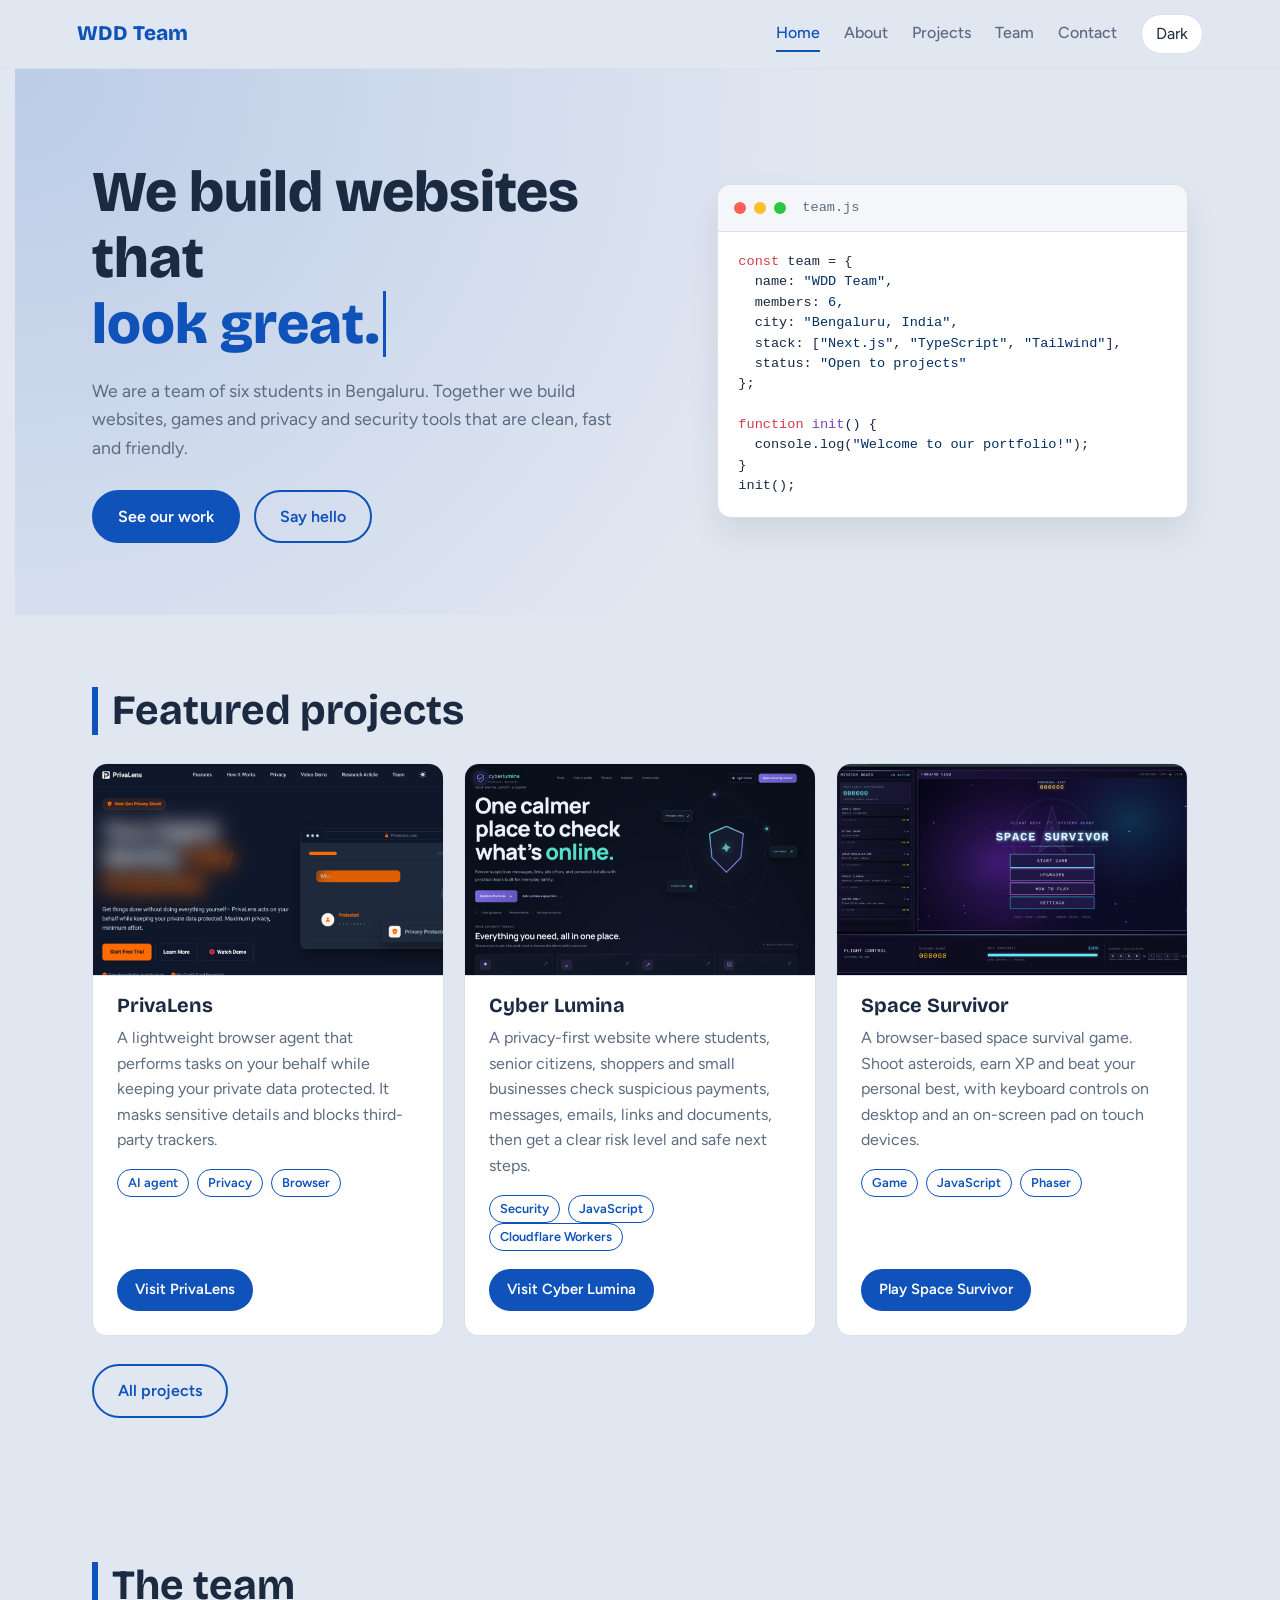
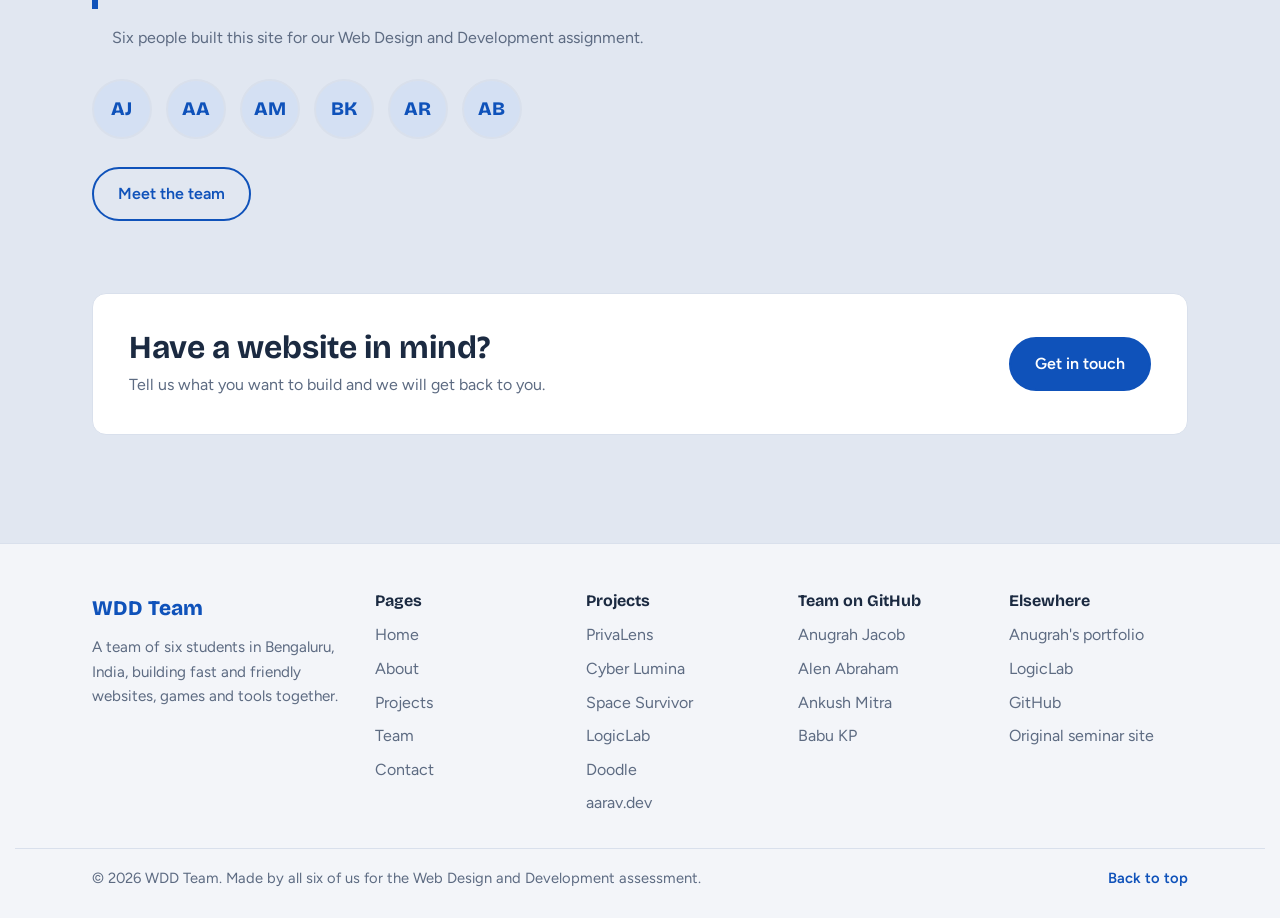
<file: index.html>
<!DOCTYPE html>
<html lang="en">
<head>
  <meta charset="UTF-8">
  <meta name="viewport" content="width=device-width, initial-scale=1">
  <title>Home | WDD Team</title>
  <meta name="description" content="Team portfolio: six students in Bengaluru building websites, games and privacy and security tools.">
  <link rel="icon" href="data:image/svg+xml,%3Csvg xmlns='http://www.w3.org/2000/svg' viewBox='0 0 64 64'%3E%3Crect width='64' height='64' rx='14' fill='%230f52ba'/%3E%3Ctext x='32' y='43' font-size='30' font-family='sans-serif' font-weight='800' text-anchor='middle' fill='white'%3EWT%3C/text%3E%3C/svg%3E">

  <!-- Google Fonts -->
  <link rel="preconnect" href="https://fonts.googleapis.com">
  <link rel="preconnect" href="https://fonts.gstatic.com" crossorigin>
  <link href="https://fonts.googleapis.com/css2?family=Bricolage+Grotesque:wght@600;800&family=Figtree:wght@400;500;600&display=swap" rel="stylesheet">

  <!-- Apply the saved theme before the page paints -->
  <script>try{document.documentElement.setAttribute("data-theme",localStorage.getItem("theme")||"light")}catch(e){}</script>

  <link rel="stylesheet" href="style.css">
</head>
<body id="top">

  <a class="skip-link" href="#main">Skip to content</a>
  <header class="site-header">
    <a href="index.html" class="logo">WDD Team</a>

    <button class="menu-toggle" id="menuToggle" aria-label="Open menu" aria-expanded="false" aria-controls="nav">Menu</button>

    <nav class="nav" id="nav" aria-label="Main">
      <a href="index.html" aria-current="page">Home</a>
      <a href="about.html">About</a>
      <a href="projects.html">Projects</a>
      <a href="team.html">Team</a>
      <a href="contact.html">Contact</a>
      <button class="theme-toggle" id="themeToggle" aria-label="Switch light or dark theme">Dark</button>
    </nav>
  </header>

  <main id="main">
    <section class="hero" id="home">
      <div class="hero-content">
        <h1>We build websites that <span id="typed" class="typed"></span></h1>
        <p class="hero-text">
          We are a team of six students in Bengaluru. Together we build websites, games
          and privacy and security tools that are clean, fast and friendly.
        </p>
        <div class="hero-actions">
          <a href="projects.html" class="btn btn-primary">See our work</a>
          <a href="contact.html" class="btn btn-ghost">Say hello</a>
        </div>
      </div>

      <div class="hero-card-visual">
        <div class="code-window">
          <div class="window-header">
            <span class="dot red"></span>
            <span class="dot yellow"></span>
            <span class="dot green"></span>
            <span class="window-title">team.js</span>
          </div>
          <pre class="code-body"><code><span class="keyword">const</span> team = {
  name: <span class="string">"WDD Team"</span>,
  members: <span class="string">6</span>,
  city: <span class="string">"Bengaluru, India"</span>,
  stack: [<span class="string">"Next.js"</span>, <span class="string">"TypeScript"</span>, <span class="string">"Tailwind"</span>],
  status: <span class="string">"Open to projects"</span>
};

<span class="keyword">function</span> <span class="function">init</span>() {
  console.log(<span class="string">"Welcome to our portfolio!"</span>);
}
init();</code></pre>
        </div>
      </div>
    </section>

    <section class="section" aria-labelledby="featuredTitle">
      <h2 id="featuredTitle">Featured projects</h2>
      <div class="cards">
        <article class="card" data-category="ai">
          <div class="card-media" aria-hidden="true"><span>P</span><img src="img/privalens.png" alt="" width="1200" height="726" loading="lazy" referrerpolicy="no-referrer"></div>
          <h3>PrivaLens</h3>
          <p>A lightweight browser agent that performs tasks on your behalf while keeping your private data protected. It masks sensitive details and blocks third-party trackers.</p>
          <div class="tags"><span class="tag">AI agent</span> <span class="tag">Privacy</span> <span class="tag">Browser</span></div>
          <div class="card-actions">
            <a class="btn btn-primary btn-small" href="https://privalens.ai.studio/" target="_blank" rel="noopener noreferrer">Visit PrivaLens</a>
            
          </div>
        </article>
        <article class="card" data-category="security">
          <div class="card-media" aria-hidden="true"><span>C</span><img src="img/cyber-lumina.png" alt="" width="1200" height="726" loading="lazy" referrerpolicy="no-referrer"></div>
          <h3>Cyber Lumina</h3>
          <p>A privacy-first website where students, senior citizens, shoppers and small businesses check suspicious payments, messages, emails, links and documents, then get a clear risk level and safe next steps.</p>
          <div class="tags"><span class="tag">Security</span> <span class="tag">JavaScript</span> <span class="tag">Cloudflare Workers</span></div>
          <div class="card-actions">
            <a class="btn btn-primary btn-small" href="https://site-sentinel-api.anugrahjacob.workers.dev/" target="_blank" rel="noopener noreferrer">Visit Cyber Lumina</a>
            
          </div>
        </article>
        <article class="card" data-category="games">
          <div class="card-media" aria-hidden="true"><span>S</span><img src="img/space-survivor.png" alt="" width="1200" height="726" loading="lazy" referrerpolicy="no-referrer"></div>
          <h3>Space Survivor</h3>
          <p>A browser-based space survival game. Shoot asteroids, earn XP and beat your personal best, with keyboard controls on desktop and an on-screen pad on touch devices.</p>
          <div class="tags"><span class="tag">Game</span> <span class="tag">JavaScript</span> <span class="tag">Phaser</span></div>
          <div class="card-actions">
            <a class="btn btn-primary btn-small" href="https://space-survivor-4c65b.web.app/" target="_blank" rel="noopener noreferrer">Play Space Survivor</a>
            
          </div>
        </article>
      </div>
      <p class="section-link"><a class="btn btn-ghost" href="projects.html">All projects</a></p>
    </section>

    <section class="section" aria-labelledby="teamTitle">
      <h2 id="teamTitle">The team</h2>
      <p class="section-intro">Six people built this site for our Web Design and Development assignment.</p>
      <div class="avatar-row">
          <a href="https://github.com/Anugrah-Jacob" target="_blank" rel="noopener noreferrer" aria-label="Anugrah Jacob on GitHub" title="Anugrah Jacob"><div class="avatar" aria-hidden="true">AJ<img src="https://github.com/Anugrah-Jacob.png?size=144" alt="" width="72" height="72" loading="lazy" referrerpolicy="no-referrer"></div></a>
          <a href="https://github.com/elysianLens" target="_blank" rel="noopener noreferrer" aria-label="Alen Abraham on GitHub" title="Alen Abraham"><div class="avatar" aria-hidden="true">AA<img src="https://github.com/elysianLens.png?size=144" alt="" width="72" height="72" loading="lazy" referrerpolicy="no-referrer"></div></a>
          <a href="https://github.com/ankushh-m" target="_blank" rel="noopener noreferrer" aria-label="Ankush Mitra on GitHub" title="Ankush Mitra"><div class="avatar" aria-hidden="true">AM<img src="https://github.com/ankushh-m.png?size=144" alt="" width="72" height="72" loading="lazy" referrerpolicy="no-referrer"></div></a>
          <a href="https://github.com/kpbabu669" target="_blank" rel="noopener noreferrer" aria-label="Babu KP on GitHub" title="Babu KP"><div class="avatar" aria-hidden="true">BK<img src="https://github.com/kpbabu669.png?size=144" alt="" width="72" height="72" loading="lazy" referrerpolicy="no-referrer"></div></a>
          <span title="Aayush R" role="img" aria-label="Aayush R"><div class="avatar" aria-hidden="true">AR</div></span>
          <span title="Abin Binesh" role="img" aria-label="Abin Binesh"><div class="avatar" aria-hidden="true">AB</div></span>
      </div>
      <p class="section-link"><a class="btn btn-ghost" href="team.html">Meet the team</a></p>
    </section>

    <section class="cta" aria-labelledby="ctaTitle">
      <div class="cta-inner">
        <div>
          <h2 id="ctaTitle">Have a website in mind?</h2>
          <p>Tell us what you want to build and we will get back to you.</p>
        </div>
        <a href="contact.html" class="btn btn-primary">Get in touch</a>
      </div>
    </section>
  </main>

  <footer class="footer">
    <div class="footer-grid">
      <div class="footer-brand">
        <a href="index.html" class="logo">WDD Team</a>
        <p>A team of six students in Bengaluru, India, building fast and friendly websites, games and tools together.</p>
      </div>
      <nav aria-label="Pages">
        <h2>Pages</h2>
        <ul>
          <li><a href="index.html">Home</a></li>
          <li><a href="about.html">About</a></li>
          <li><a href="projects.html">Projects</a></li>
          <li><a href="team.html">Team</a></li>
          <li><a href="contact.html">Contact</a></li>
        </ul>
      </nav>
      <nav aria-label="Projects">
        <h2>Projects</h2>
        <ul>
          <li><a href="https://privalens.ai.studio/" target="_blank" rel="noopener noreferrer">PrivaLens</a></li>
          <li><a href="https://site-sentinel-api.anugrahjacob.workers.dev/" target="_blank" rel="noopener noreferrer">Cyber Lumina</a></li>
          <li><a href="https://space-survivor-4c65b.web.app/" target="_blank" rel="noopener noreferrer">Space Survivor</a></li>
          <li><a href="https://logiclab.anogre.com/" target="_blank" rel="noopener noreferrer">LogicLab</a></li>
          <li><a href="https://github.com/ankushh-m/Doodle" target="_blank" rel="noopener noreferrer">Doodle</a></li>
          <li><a href="https://ankushh-m.github.io/WDD-Seminar/#home" target="_blank" rel="noopener noreferrer">aarav.dev</a></li>
        </ul>
      </nav>
      <nav aria-label="Team on GitHub">
        <h2>Team on GitHub</h2>
        <ul>
          <li><a href="https://github.com/Anugrah-Jacob" target="_blank" rel="noopener noreferrer">Anugrah Jacob</a></li>
          <li><a href="https://github.com/elysianLens" target="_blank" rel="noopener noreferrer">Alen Abraham</a></li>
          <li><a href="https://github.com/ankushh-m" target="_blank" rel="noopener noreferrer">Ankush Mitra</a></li>
          <li><a href="https://github.com/kpbabu669" target="_blank" rel="noopener noreferrer">Babu KP</a></li>
        </ul>
      </nav>
      <nav aria-label="Elsewhere">
        <h2>Elsewhere</h2>
        <ul>
          <li><a href="https://anugrah.anogre.com/" target="_blank" rel="noopener noreferrer">Anugrah's portfolio</a></li>
          <li><a href="https://logiclab.anogre.com/" target="_blank" rel="noopener noreferrer">LogicLab</a></li>
          <li><a href="https://github.com/Anugrah-Jacob" target="_blank" rel="noopener noreferrer">GitHub</a></li>
          <li><a href="https://ankushh-m.github.io/WDD-Seminar/" target="_blank" rel="noopener noreferrer">Original seminar site</a></li>
        </ul>
      </nav>
    </div>
    <div class="footer-bottom">
      <p>&copy; 2026 WDD Team. Made by all six of us for the Web Design and Development assessment.</p>
      <a href="#top">Back to top</a>
    </div>
  </footer>

  <script src="script.js"></script>
</body>
</html>
</file>
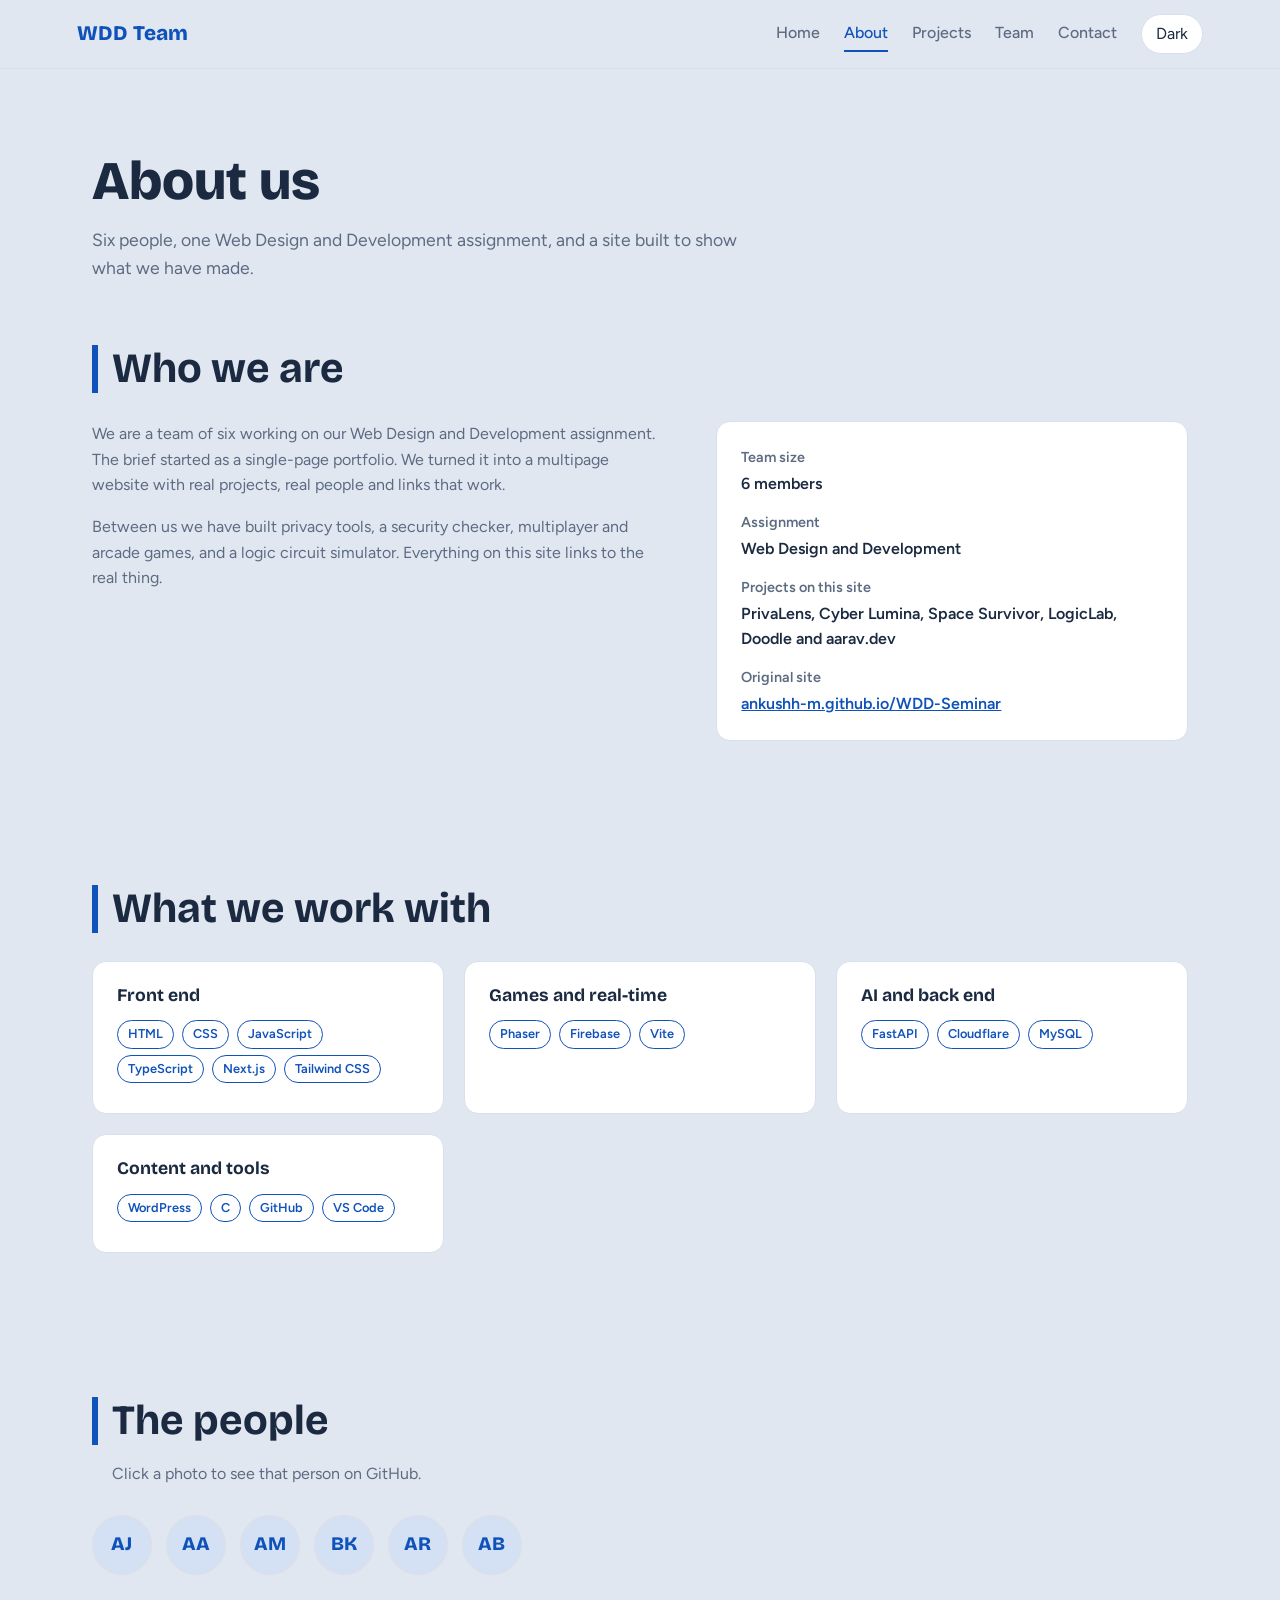
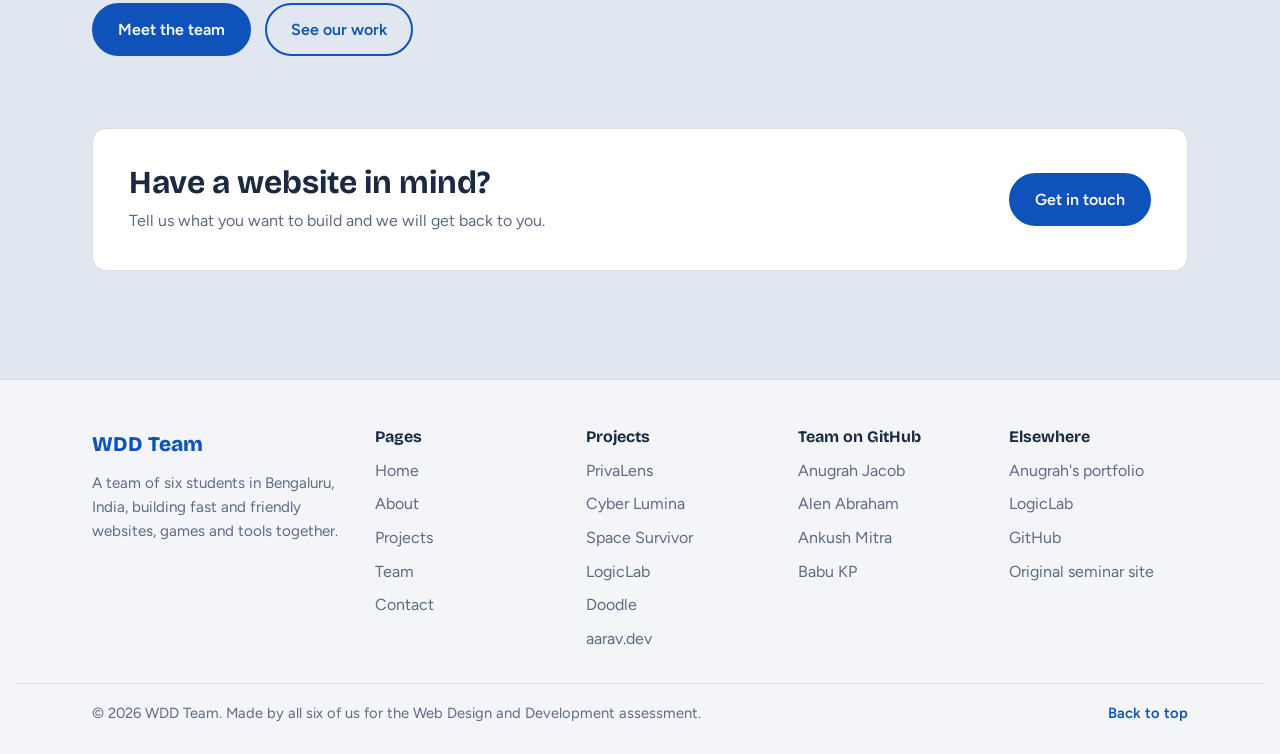
<file: about.html>
<!DOCTYPE html>
<html lang="en">
<head>
  <meta charset="UTF-8">
  <meta name="viewport" content="width=device-width, initial-scale=1">
  <title>About | WDD Team</title>
  <meta name="description" content="About the team behind this site: who we are, what we build with and what we have made.">
  <link rel="icon" href="data:image/svg+xml,%3Csvg xmlns='http://www.w3.org/2000/svg' viewBox='0 0 64 64'%3E%3Crect width='64' height='64' rx='14' fill='%230f52ba'/%3E%3Ctext x='32' y='43' font-size='30' font-family='sans-serif' font-weight='800' text-anchor='middle' fill='white'%3EWT%3C/text%3E%3C/svg%3E">

  <!-- Google Fonts -->
  <link rel="preconnect" href="https://fonts.googleapis.com">
  <link rel="preconnect" href="https://fonts.gstatic.com" crossorigin>
  <link href="https://fonts.googleapis.com/css2?family=Bricolage+Grotesque:wght@600;800&family=Figtree:wght@400;500;600&display=swap" rel="stylesheet">

  <!-- Apply the saved theme before the page paints -->
  <script>try{document.documentElement.setAttribute("data-theme",localStorage.getItem("theme")||"light")}catch(e){}</script>

  <link rel="stylesheet" href="style.css">
</head>
<body id="top">

  <a class="skip-link" href="#main">Skip to content</a>
  <header class="site-header">
    <a href="index.html" class="logo">WDD Team</a>

    <button class="menu-toggle" id="menuToggle" aria-label="Open menu" aria-expanded="false" aria-controls="nav">Menu</button>

    <nav class="nav" id="nav" aria-label="Main">
      <a href="index.html">Home</a>
      <a href="about.html" aria-current="page">About</a>
      <a href="projects.html">Projects</a>
      <a href="team.html">Team</a>
      <a href="contact.html">Contact</a>
      <button class="theme-toggle" id="themeToggle" aria-label="Switch light or dark theme">Dark</button>
    </nav>
  </header>

  <main id="main">
    <div class="page-head">
      <h1>About us</h1>
      <p>Six people, one Web Design and Development assignment, and a site built to show what we have made.</p>
    </div>

    <section class="section" aria-labelledby="whoTitle">
      <h2 id="whoTitle">Who we are</h2>
      <div class="about-grid">
        <div>
          <p>
            We are a team of six working on our Web Design and Development assignment.
            The brief started as a single-page portfolio. We turned it into a multipage
            website with real projects, real people and links that work.
          </p>
          <p>
            Between us we have built privacy tools, a security checker, multiplayer and
            arcade games, and a logic circuit simulator. Everything on this site links to
            the real thing.
          </p>
        </div>
        <ul class="facts">
          <li><strong>Team size</strong><span>6 members</span></li>
          <li><strong>Assignment</strong><span>Web Design and Development</span></li>
          <li><strong>Projects on this site</strong><span>PrivaLens, Cyber Lumina, Space Survivor, LogicLab, Doodle and aarav.dev</span></li>
          <li><strong>Original site</strong><span><a href="https://ankushh-m.github.io/WDD-Seminar/" target="_blank" rel="noopener noreferrer">ankushh-m.github.io/WDD-Seminar</a></span></li>
        </ul>
      </div>
    </section>

    <section class="section" aria-labelledby="skillsTitle">
      <h2 id="skillsTitle">What we work with</h2>
      <div class="skill-groups">
        <div class="skill-group">
          <h3>Front end</h3>
          <span class="tag">HTML</span> <span class="tag">CSS</span> <span class="tag">JavaScript</span>
          <span class="tag">TypeScript</span> <span class="tag">Next.js</span> <span class="tag">Tailwind CSS</span>
        </div>
        <div class="skill-group">
          <h3>Games and real-time</h3>
          <span class="tag">Phaser</span> <span class="tag">Firebase</span> <span class="tag">Vite</span>
        </div>
        <div class="skill-group">
          <h3>AI and back end</h3>
          <span class="tag">FastAPI</span> <span class="tag">Cloudflare</span> <span class="tag">MySQL</span>
        </div>
        <div class="skill-group">
          <h3>Content and tools</h3>
          <span class="tag">WordPress</span> <span class="tag">C</span> <span class="tag">GitHub</span> <span class="tag">VS Code</span>
        </div>
      </div>
    </section>

    <section class="section" aria-labelledby="peopleTitle">
      <h2 id="peopleTitle">The people</h2>
      <p class="section-intro">Click a photo to see that person on GitHub.</p>
      <div class="avatar-row">
          <a href="https://github.com/Anugrah-Jacob" target="_blank" rel="noopener noreferrer" aria-label="Anugrah Jacob on GitHub" title="Anugrah Jacob"><div class="avatar" aria-hidden="true">AJ<img src="https://github.com/Anugrah-Jacob.png?size=144" alt="" width="72" height="72" loading="lazy" referrerpolicy="no-referrer"></div></a>
          <a href="https://github.com/elysianLens" target="_blank" rel="noopener noreferrer" aria-label="Alen Abraham on GitHub" title="Alen Abraham"><div class="avatar" aria-hidden="true">AA<img src="https://github.com/elysianLens.png?size=144" alt="" width="72" height="72" loading="lazy" referrerpolicy="no-referrer"></div></a>
          <a href="https://github.com/ankushh-m" target="_blank" rel="noopener noreferrer" aria-label="Ankush Mitra on GitHub" title="Ankush Mitra"><div class="avatar" aria-hidden="true">AM<img src="https://github.com/ankushh-m.png?size=144" alt="" width="72" height="72" loading="lazy" referrerpolicy="no-referrer"></div></a>
          <a href="https://github.com/kpbabu669" target="_blank" rel="noopener noreferrer" aria-label="Babu KP on GitHub" title="Babu KP"><div class="avatar" aria-hidden="true">BK<img src="https://github.com/kpbabu669.png?size=144" alt="" width="72" height="72" loading="lazy" referrerpolicy="no-referrer"></div></a>
          <span title="Aayush R" role="img" aria-label="Aayush R"><div class="avatar" aria-hidden="true">AR</div></span>
          <span title="Abin Binesh" role="img" aria-label="Abin Binesh"><div class="avatar" aria-hidden="true">AB</div></span>
      </div>
      <p class="section-link">
        <a class="btn btn-primary" href="team.html">Meet the team</a>
        <a class="btn btn-ghost" href="projects.html">See our work</a>
      </p>
    </section>

    <section class="cta" aria-labelledby="ctaTitle">
      <div class="cta-inner">
        <div>
          <h2 id="ctaTitle">Have a website in mind?</h2>
          <p>Tell us what you want to build and we will get back to you.</p>
        </div>
        <a href="contact.html" class="btn btn-primary">Get in touch</a>
      </div>
    </section>
  </main>

  <footer class="footer">
    <div class="footer-grid">
      <div class="footer-brand">
        <a href="index.html" class="logo">WDD Team</a>
        <p>A team of six students in Bengaluru, India, building fast and friendly websites, games and tools together.</p>
      </div>
      <nav aria-label="Pages">
        <h2>Pages</h2>
        <ul>
          <li><a href="index.html">Home</a></li>
          <li><a href="about.html">About</a></li>
          <li><a href="projects.html">Projects</a></li>
          <li><a href="team.html">Team</a></li>
          <li><a href="contact.html">Contact</a></li>
        </ul>
      </nav>
      <nav aria-label="Projects">
        <h2>Projects</h2>
        <ul>
          <li><a href="https://privalens.ai.studio/" target="_blank" rel="noopener noreferrer">PrivaLens</a></li>
          <li><a href="https://site-sentinel-api.anugrahjacob.workers.dev/" target="_blank" rel="noopener noreferrer">Cyber Lumina</a></li>
          <li><a href="https://space-survivor-4c65b.web.app/" target="_blank" rel="noopener noreferrer">Space Survivor</a></li>
          <li><a href="https://logiclab.anogre.com/" target="_blank" rel="noopener noreferrer">LogicLab</a></li>
          <li><a href="https://github.com/ankushh-m/Doodle" target="_blank" rel="noopener noreferrer">Doodle</a></li>
          <li><a href="https://ankushh-m.github.io/WDD-Seminar/#home" target="_blank" rel="noopener noreferrer">aarav.dev</a></li>
        </ul>
      </nav>
      <nav aria-label="Team on GitHub">
        <h2>Team on GitHub</h2>
        <ul>
          <li><a href="https://github.com/Anugrah-Jacob" target="_blank" rel="noopener noreferrer">Anugrah Jacob</a></li>
          <li><a href="https://github.com/elysianLens" target="_blank" rel="noopener noreferrer">Alen Abraham</a></li>
          <li><a href="https://github.com/ankushh-m" target="_blank" rel="noopener noreferrer">Ankush Mitra</a></li>
          <li><a href="https://github.com/kpbabu669" target="_blank" rel="noopener noreferrer">Babu KP</a></li>
        </ul>
      </nav>
      <nav aria-label="Elsewhere">
        <h2>Elsewhere</h2>
        <ul>
          <li><a href="https://anugrah.anogre.com/" target="_blank" rel="noopener noreferrer">Anugrah's portfolio</a></li>
          <li><a href="https://logiclab.anogre.com/" target="_blank" rel="noopener noreferrer">LogicLab</a></li>
          <li><a href="https://github.com/Anugrah-Jacob" target="_blank" rel="noopener noreferrer">GitHub</a></li>
          <li><a href="https://ankushh-m.github.io/WDD-Seminar/" target="_blank" rel="noopener noreferrer">Original seminar site</a></li>
        </ul>
      </nav>
    </div>
    <div class="footer-bottom">
      <p>&copy; 2026 WDD Team. Made by all six of us for the Web Design and Development assessment.</p>
      <a href="#top">Back to top</a>
    </div>
  </footer>

  <script src="script.js"></script>
</body>
</html>
</file>
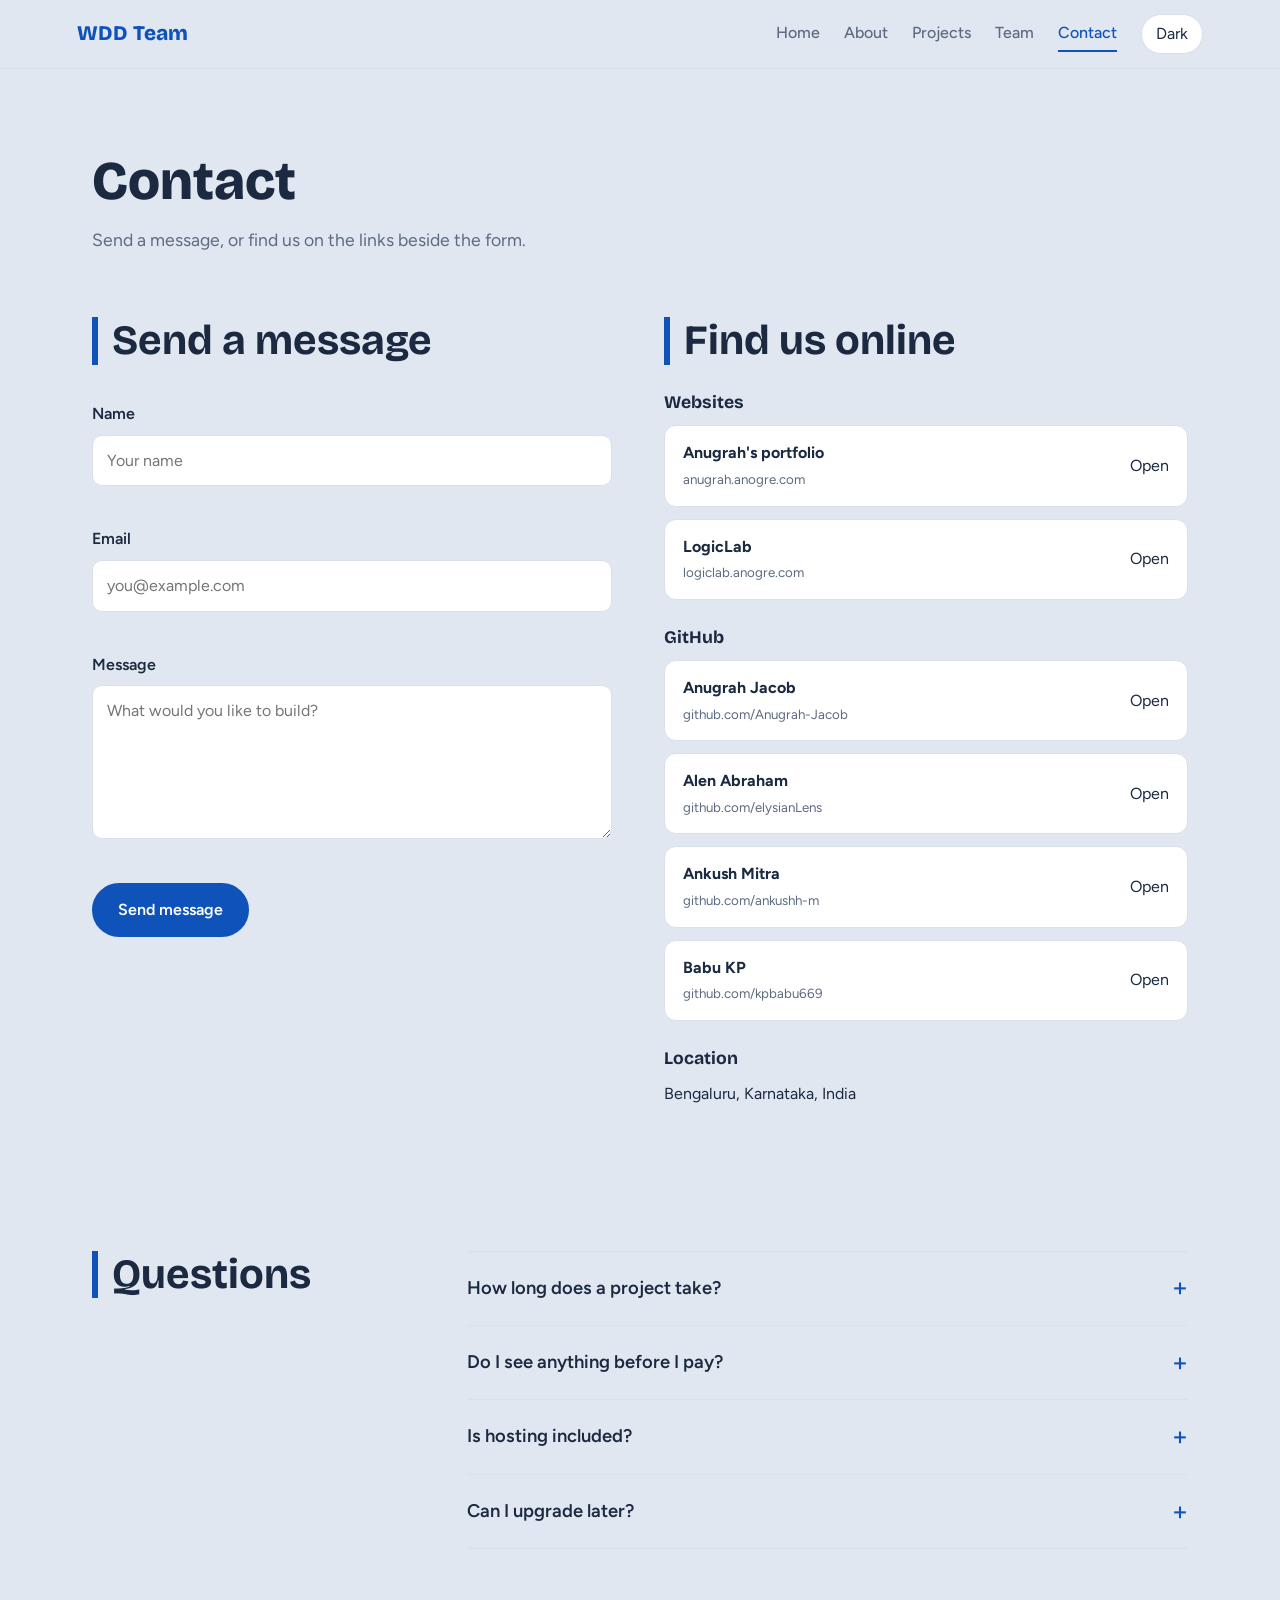
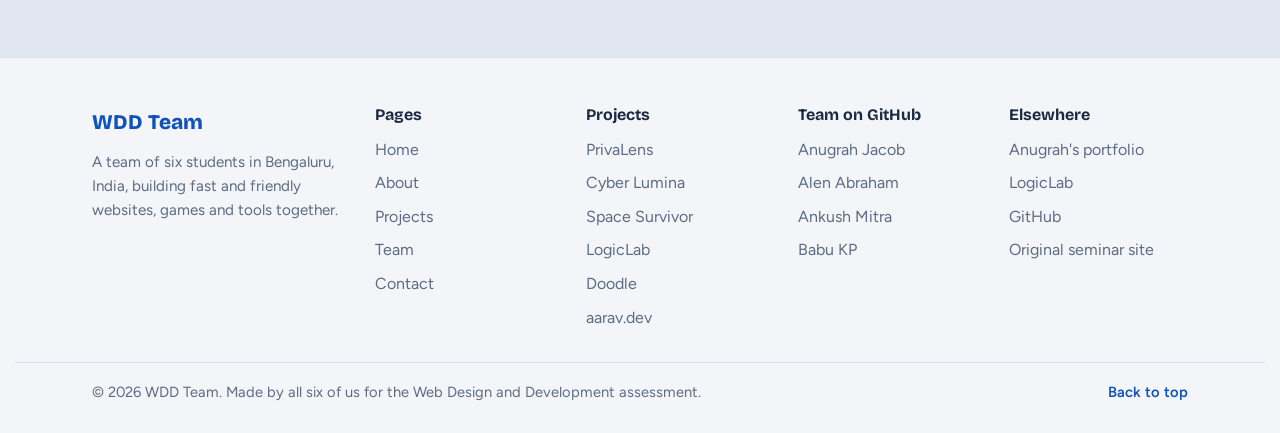
<file: contact.html>
<!DOCTYPE html>
<html lang="en">
<head>
  <meta charset="UTF-8">
  <meta name="viewport" content="width=device-width, initial-scale=1">
  <title>Contact | WDD Team</title>
  <meta name="description" content="Contact the WDD Team.">
  <link rel="icon" href="data:image/svg+xml,%3Csvg xmlns='http://www.w3.org/2000/svg' viewBox='0 0 64 64'%3E%3Crect width='64' height='64' rx='14' fill='%230f52ba'/%3E%3Ctext x='32' y='43' font-size='30' font-family='sans-serif' font-weight='800' text-anchor='middle' fill='white'%3EWT%3C/text%3E%3C/svg%3E">

  <!-- Google Fonts -->
  <link rel="preconnect" href="https://fonts.googleapis.com">
  <link rel="preconnect" href="https://fonts.gstatic.com" crossorigin>
  <link href="https://fonts.googleapis.com/css2?family=Bricolage+Grotesque:wght@600;800&family=Figtree:wght@400;500;600&display=swap" rel="stylesheet">

  <!-- Apply the saved theme before the page paints -->
  <script>try{document.documentElement.setAttribute("data-theme",localStorage.getItem("theme")||"light")}catch(e){}</script>

  <link rel="stylesheet" href="style.css">
</head>
<body id="top">

  <a class="skip-link" href="#main">Skip to content</a>
  <header class="site-header">
    <a href="index.html" class="logo">WDD Team</a>

    <button class="menu-toggle" id="menuToggle" aria-label="Open menu" aria-expanded="false" aria-controls="nav">Menu</button>

    <nav class="nav" id="nav" aria-label="Main">
      <a href="index.html">Home</a>
      <a href="about.html">About</a>
      <a href="projects.html">Projects</a>
      <a href="team.html">Team</a>
      <a href="contact.html" aria-current="page">Contact</a>
      <button class="theme-toggle" id="themeToggle" aria-label="Switch light or dark theme">Dark</button>
    </nav>
  </header>

  <main id="main">
    <div class="page-head">
      <h1>Contact</h1>
      <p>Send a message, or find us on the links beside the form.</p>
    </div>

    <section class="section" aria-labelledby="formTitle">
      <div class="contact-grid">
        <div>
          <h2 id="formTitle">Send a message</h2>
          <form class="form" id="contactForm" novalidate>
            <label for="name">Name</label>
            <input type="text" id="name" name="name" placeholder="Your name" autocomplete="name">
            <small class="error" id="nameError"></small>

            <label for="email">Email</label>
            <input type="email" id="email" name="email" placeholder="you@example.com" autocomplete="email">
            <small class="error" id="emailError"></small>

            <label for="message">Message</label>
            <textarea id="message" name="message" rows="5" placeholder="What would you like to build?"></textarea>
            <small class="error" id="messageError"></small>

            <button type="submit" class="btn btn-primary">Send message</button>
            <p class="form-success" id="formSuccess" role="status"></p>
          </form>
        </div>

        <div>
          <h2>Find us online</h2>
          <h3 class="link-heading">Websites</h3>
          <ul class="link-list">
            <li><a href="https://anugrah.anogre.com/" target="_blank" rel="noopener noreferrer"><span><strong>Anugrah's portfolio</strong><small>anugrah.anogre.com</small></span><span aria-hidden="true">Open</span></a></li>
            <li><a href="https://logiclab.anogre.com/" target="_blank" rel="noopener noreferrer"><span><strong>LogicLab</strong><small>logiclab.anogre.com</small></span><span aria-hidden="true">Open</span></a></li>
          </ul>
          <h3 class="link-heading">GitHub</h3>
          <ul class="link-list">
            <li><a href="https://github.com/Anugrah-Jacob" target="_blank" rel="noopener noreferrer"><span><strong>Anugrah Jacob</strong><small>github.com/Anugrah-Jacob</small></span><span aria-hidden="true">Open</span></a></li><li><a href="https://github.com/elysianLens" target="_blank" rel="noopener noreferrer"><span><strong>Alen Abraham</strong><small>github.com/elysianLens</small></span><span aria-hidden="true">Open</span></a></li><li><a href="https://github.com/ankushh-m" target="_blank" rel="noopener noreferrer"><span><strong>Ankush Mitra</strong><small>github.com/ankushh-m</small></span><span aria-hidden="true">Open</span></a></li><li><a href="https://github.com/kpbabu669" target="_blank" rel="noopener noreferrer"><span><strong>Babu KP</strong><small>github.com/kpbabu669</small></span><span aria-hidden="true">Open</span></a></li>
          </ul>
          <h3 class="link-heading">Location</h3>
          <p>Bengaluru, Karnataka, India</p>
        </div>
      </div>
    </section>

    <section class="section" aria-labelledby="faqTitle">
      <div class="faq">
        <h2 id="faqTitle">Questions</h2>
        <div class="faq-list">
          <details class="faq-item">
            <summary>How long does a project take?</summary>
            <p>A one-page site takes about 2 days. Standard projects usually take 4–7 days depending on how much is custom.</p>
          </details>
          <details class="faq-item">
            <summary>Do I see anything before I pay?</summary>
            <p>Yes. A free demo is built first so you can judge the design before committing.</p>
          </details>
          <details class="faq-item">
            <summary>Is hosting included?</summary>
            <p>Starter and Business plans include one month of free hosting on Cloudflare. After that, hosting is part of the ₹599/month maintenance plan.</p>
          </details>
          <details class="faq-item">
            <summary>Can I upgrade later?</summary>
            <p>Yes. You can move from a smaller plan to a larger one whenever your business grows.</p>
          </details>
        </div>
      </div>
    </section>
  </main>

  <footer class="footer">
    <div class="footer-grid">
      <div class="footer-brand">
        <a href="index.html" class="logo">WDD Team</a>
        <p>A team of six students in Bengaluru, India, building fast and friendly websites, games and tools together.</p>
      </div>
      <nav aria-label="Pages">
        <h2>Pages</h2>
        <ul>
          <li><a href="index.html">Home</a></li>
          <li><a href="about.html">About</a></li>
          <li><a href="projects.html">Projects</a></li>
          <li><a href="team.html">Team</a></li>
          <li><a href="contact.html">Contact</a></li>
        </ul>
      </nav>
      <nav aria-label="Projects">
        <h2>Projects</h2>
        <ul>
          <li><a href="https://privalens.ai.studio/" target="_blank" rel="noopener noreferrer">PrivaLens</a></li>
          <li><a href="https://site-sentinel-api.anugrahjacob.workers.dev/" target="_blank" rel="noopener noreferrer">Cyber Lumina</a></li>
          <li><a href="https://space-survivor-4c65b.web.app/" target="_blank" rel="noopener noreferrer">Space Survivor</a></li>
          <li><a href="https://logiclab.anogre.com/" target="_blank" rel="noopener noreferrer">LogicLab</a></li>
          <li><a href="https://github.com/ankushh-m/Doodle" target="_blank" rel="noopener noreferrer">Doodle</a></li>
          <li><a href="https://ankushh-m.github.io/WDD-Seminar/#home" target="_blank" rel="noopener noreferrer">aarav.dev</a></li>
        </ul>
      </nav>
      <nav aria-label="Team on GitHub">
        <h2>Team on GitHub</h2>
        <ul>
          <li><a href="https://github.com/Anugrah-Jacob" target="_blank" rel="noopener noreferrer">Anugrah Jacob</a></li>
          <li><a href="https://github.com/elysianLens" target="_blank" rel="noopener noreferrer">Alen Abraham</a></li>
          <li><a href="https://github.com/ankushh-m" target="_blank" rel="noopener noreferrer">Ankush Mitra</a></li>
          <li><a href="https://github.com/kpbabu669" target="_blank" rel="noopener noreferrer">Babu KP</a></li>
        </ul>
      </nav>
      <nav aria-label="Elsewhere">
        <h2>Elsewhere</h2>
        <ul>
          <li><a href="https://anugrah.anogre.com/" target="_blank" rel="noopener noreferrer">Anugrah's portfolio</a></li>
          <li><a href="https://logiclab.anogre.com/" target="_blank" rel="noopener noreferrer">LogicLab</a></li>
          <li><a href="https://github.com/Anugrah-Jacob" target="_blank" rel="noopener noreferrer">GitHub</a></li>
          <li><a href="https://ankushh-m.github.io/WDD-Seminar/" target="_blank" rel="noopener noreferrer">Original seminar site</a></li>
        </ul>
      </nav>
    </div>
    <div class="footer-bottom">
      <p>&copy; 2026 WDD Team. Made by all six of us for the Web Design and Development assessment.</p>
      <a href="#top">Back to top</a>
    </div>
  </footer>

  <script src="script.js"></script>
</body>
</html>
</file>
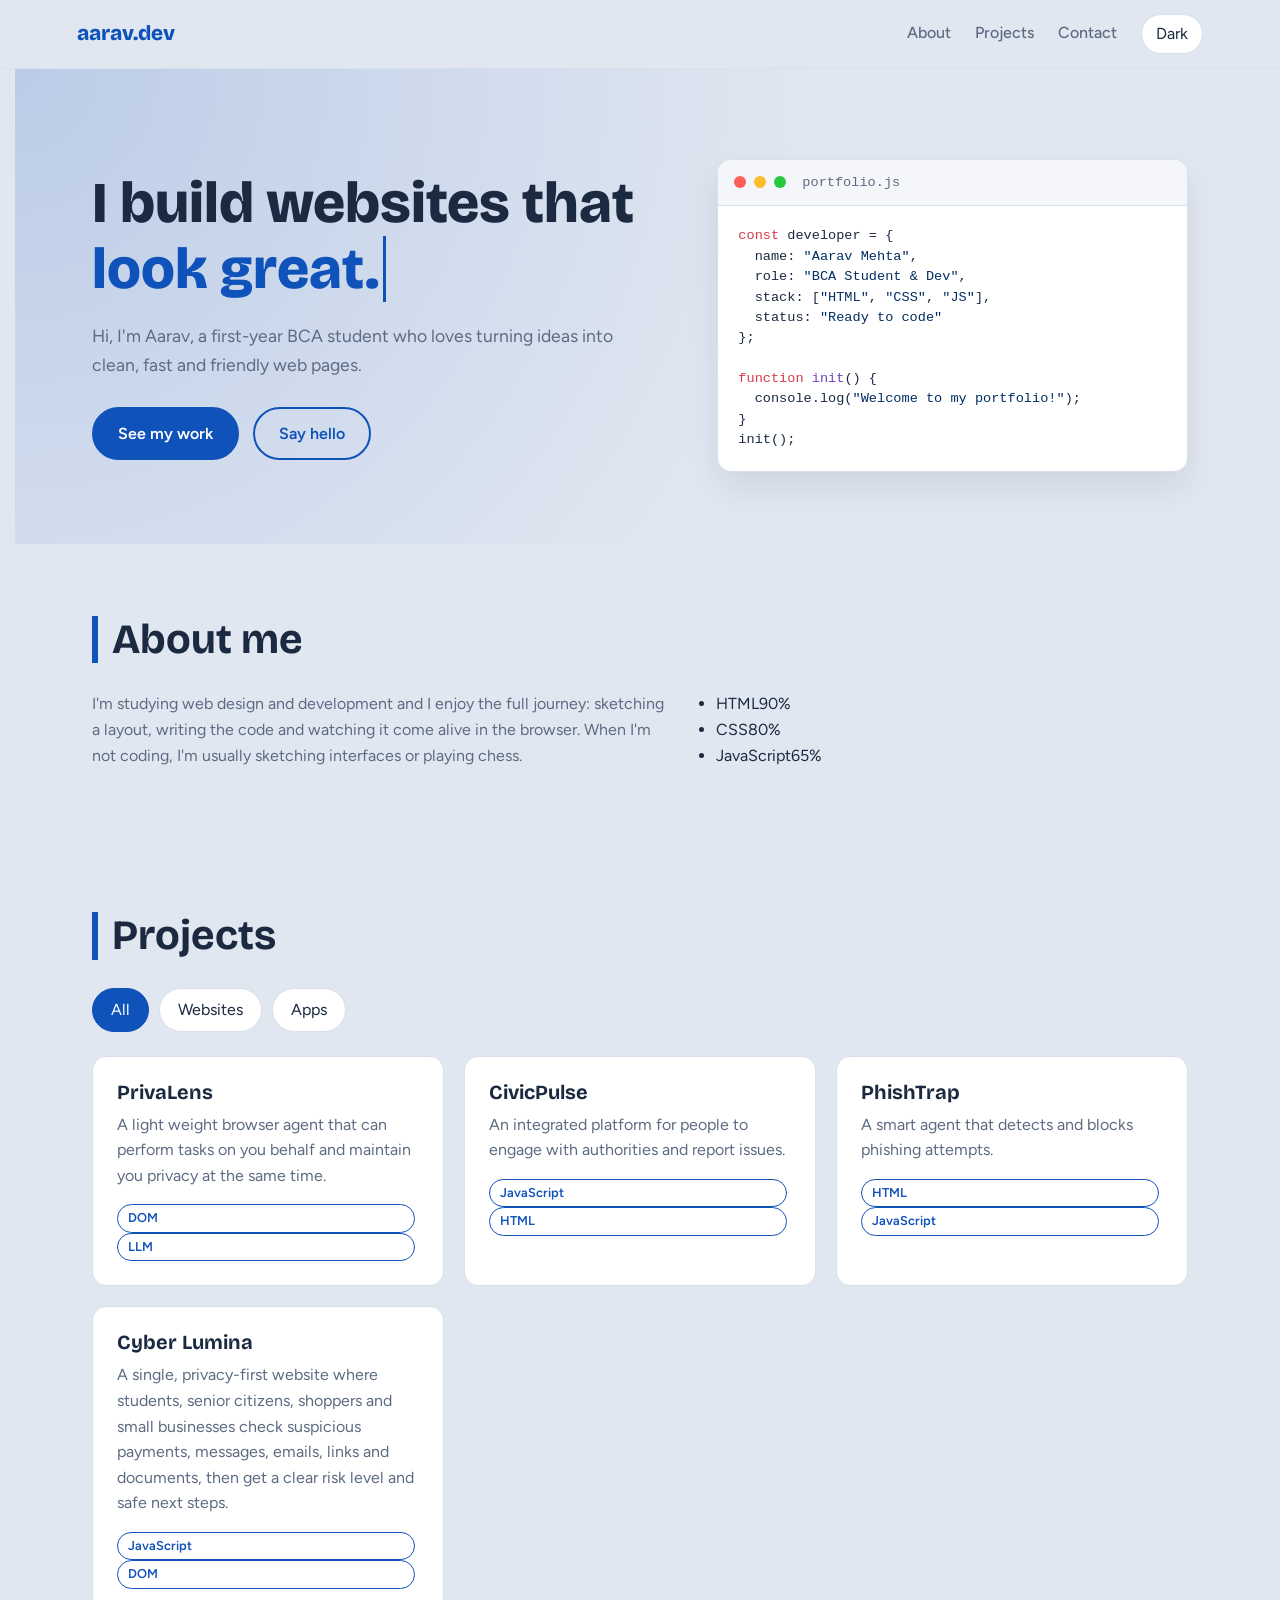
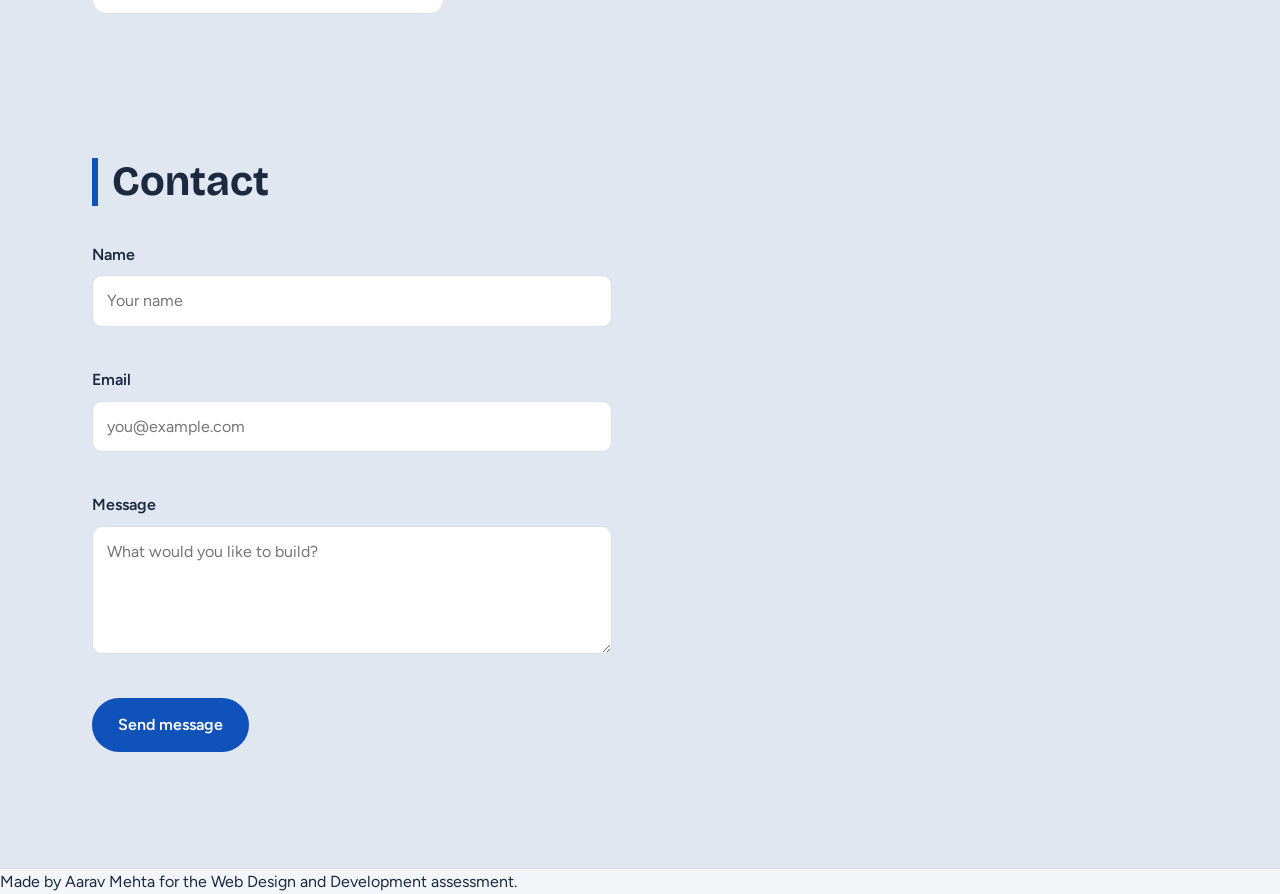
<file: html.html>
<!DOCTYPE html>
<html lang="en">
<head>
  <meta charset="UTF-8">
  <meta name="viewport" content="width=device-width, initial-scale=1">
  <title>Aarav Mehta | Web Developer Portfolio</title>

  <!-- Google Fonts -->
  <link rel="preconnect" href="https://fonts.googleapis.com">
  <link rel="preconnect" href="https://fonts.gstatic.com" crossorigin>
  <link href="https://fonts.googleapis.com/css2?family=Bricolage+Grotesque:wght@600;800&family=Figtree:wght@400;500;600&display=swap" rel="stylesheet">

  <!-- Our stylesheet -->
  <link rel="stylesheet" href="style.css">
</head>
<body>

  <!-- ========== HEADER / NAVIGATION ========== -->
  <header class="site-header">
    <a href="#home" class="logo">aarav.dev</a>

    <button class="menu-toggle" id="menuToggle" aria-label="Open menu" aria-expanded="false">Menu</button>

    <nav class="nav" id="nav">
      <a href="#about">About</a>
      <a href="#projects">Projects</a>
      <a href="#contact">Contact</a>
      <button class="theme-toggle" id="themeToggle" aria-label="Switch light or dark theme">Dark</button>
    </nav>
  </header>

  <main>

    <!-- ========== HERO SECTION (2-Column Layout to fill the right side) ========== -->
    <section class="hero" id="home">
      <div class="hero-content">
        <h1>I build websites that <span id="typed" class="typed"></span></h1>
        <p class="hero-text">
          Hi, I'm Aarav, a first-year BCA student who loves turning
          ideas into clean, fast and friendly web pages.
        </p>

        <div class="hero-actions">
          <a href="#projects" class="btn btn-primary">See my work</a>
          <a href="#contact" class="btn btn-ghost">Say hello</a>
        </div>
      </div>

      <!-- Right Side Visual Element: Interactive Dev Terminal Card -->
      <div class="hero-card-visual">
        <div class="code-window">
          <div class="window-header">
            <span class="dot red"></span>
            <span class="dot yellow"></span>
            <span class="dot green"></span>
            <span class="window-title">portfolio.js</span>
          </div>
          <pre class="code-body"><code><span class="keyword">const</span> developer = {
  name: <span class="string">"Aarav Mehta"</span>,
  role: <span class="string">"BCA Student & Dev"</span>,
  stack: [<span class="string">"HTML"</span>, <span class="string">"CSS"</span>, <span class="string">"JS"</span>],
  status: <span class="string">"Ready to code"</span>
};

<span class="keyword">function</span> <span class="function">init</span>() {
  console.log(<span class="string">"Welcome to my portfolio!"</span>);
}
init();</code></pre>
        </div>
      </div>
    </section>

    <!-- ========== ABOUT + SKILLS SECTION ========== -->
    <section class="section" id="about">
      <h2>About me</h2>
      <div class="about-grid">
        <p>
          I'm studying web design and development and I enjoy the full journey:
          sketching a layout, writing the code and watching it come alive in the
          browser. When I'm not coding, I'm usually sketching interfaces or
          playing chess.
        </p>

        <ul class="skills">
          <li>
            <div class="skill-label"><span>HTML</span><span>90%</span></div>
            <div class="bar"><div class="bar-fill" data-level="90"></div></div>
          </li>
          <li>
            <div class="skill-label"><span>CSS</span><span>80%</span></div>
            <div class="bar"><div class="bar-fill" data-level="80"></div></div>
          </li>
          <li>
            <div class="skill-label"><span>JavaScript</span><span>65%</span></div>
            <div class="bar"><div class="bar-fill" data-level="65"></div></div>
          </li>
        </ul>
      </div>
    </section>

    <!-- ========== PROJECTS SECTION ========== -->
    <section class="section" id="projects">
      <h2>Projects</h2>

      <div class="filters" id="filters">
        <button class="filter active" data-filter="all">All</button>
        <button class="filter" data-filter="web">Websites</button>
        <button class="filter" data-filter="app">Apps</button>
      </div>

      <div class="cards" id="cards">
        <article class="card" data-category="web">
          <h3>PrivaLens</h3>
          <p>A light weight browser agent that can perform tasks on you behalf and maintain you privacy at the same time.</p>
          <span class="tag">DOM</span> <span class="tag">LLM</span>
        </article>

        <article class="card" data-category="app">
          <h3>CivicPulse</h3>
          <p>An integrated platform for people to engage with authorities and report issues.</p>
          <span class="tag">JavaScript</span> <span class="tag">HTML</span>
        </article>

        <article class="card" data-category="web">
          <h3>PhishTrap</h3>
          <p>A smart agent that detects and blocks phishing attempts.</p>
          <span class="tag">HTML</span> <span class="tag">JavaScript</span>
        </article>

        <article class="card" data-category="app">
          <h3>Cyber Lumina</h3>
          <p>A single, privacy-first website where students, senior citizens, shoppers and small businesses check suspicious payments, messages, emails, links and documents, then get a clear risk level and safe next steps.</p>
          <span class="tag">JavaScript</span> <span class="tag">DOM</span>
        </article>
      </div>
    </section>

    <!-- ========== CONTACT SECTION ========== -->
    <section class="section" id="contact">
      <h2>Contact</h2>

      <form class="form" id="contactForm" novalidate>
        <label for="name">Name</label>
        <input type="text" id="name" name="name" placeholder="Your name">
        <small class="error" id="nameError"></small>

        <label for="email">Email</label>
        <input type="email" id="email" name="email" placeholder="you@example.com">
        <small class="error" id="emailError"></small>

        <label for="message">Message</label>
        <textarea id="message" name="message" rows="4" placeholder="What would you like to build?"></textarea>
        <small class="error" id="messageError"></small>

        <button type="submit" class="btn btn-primary">Send message</button>
        <p class="form-success" id="formSuccess" role="status"></p>
      </form>
    </section>

  </main>

  <!-- ========== FOOTER ========== -->
  <footer class="footer">
    <p>Made by Aarav Mehta for the Web Design and Development assessment.</p>
  </footer>

  <script src="script.js"></script>
</body>
</html>
</file>
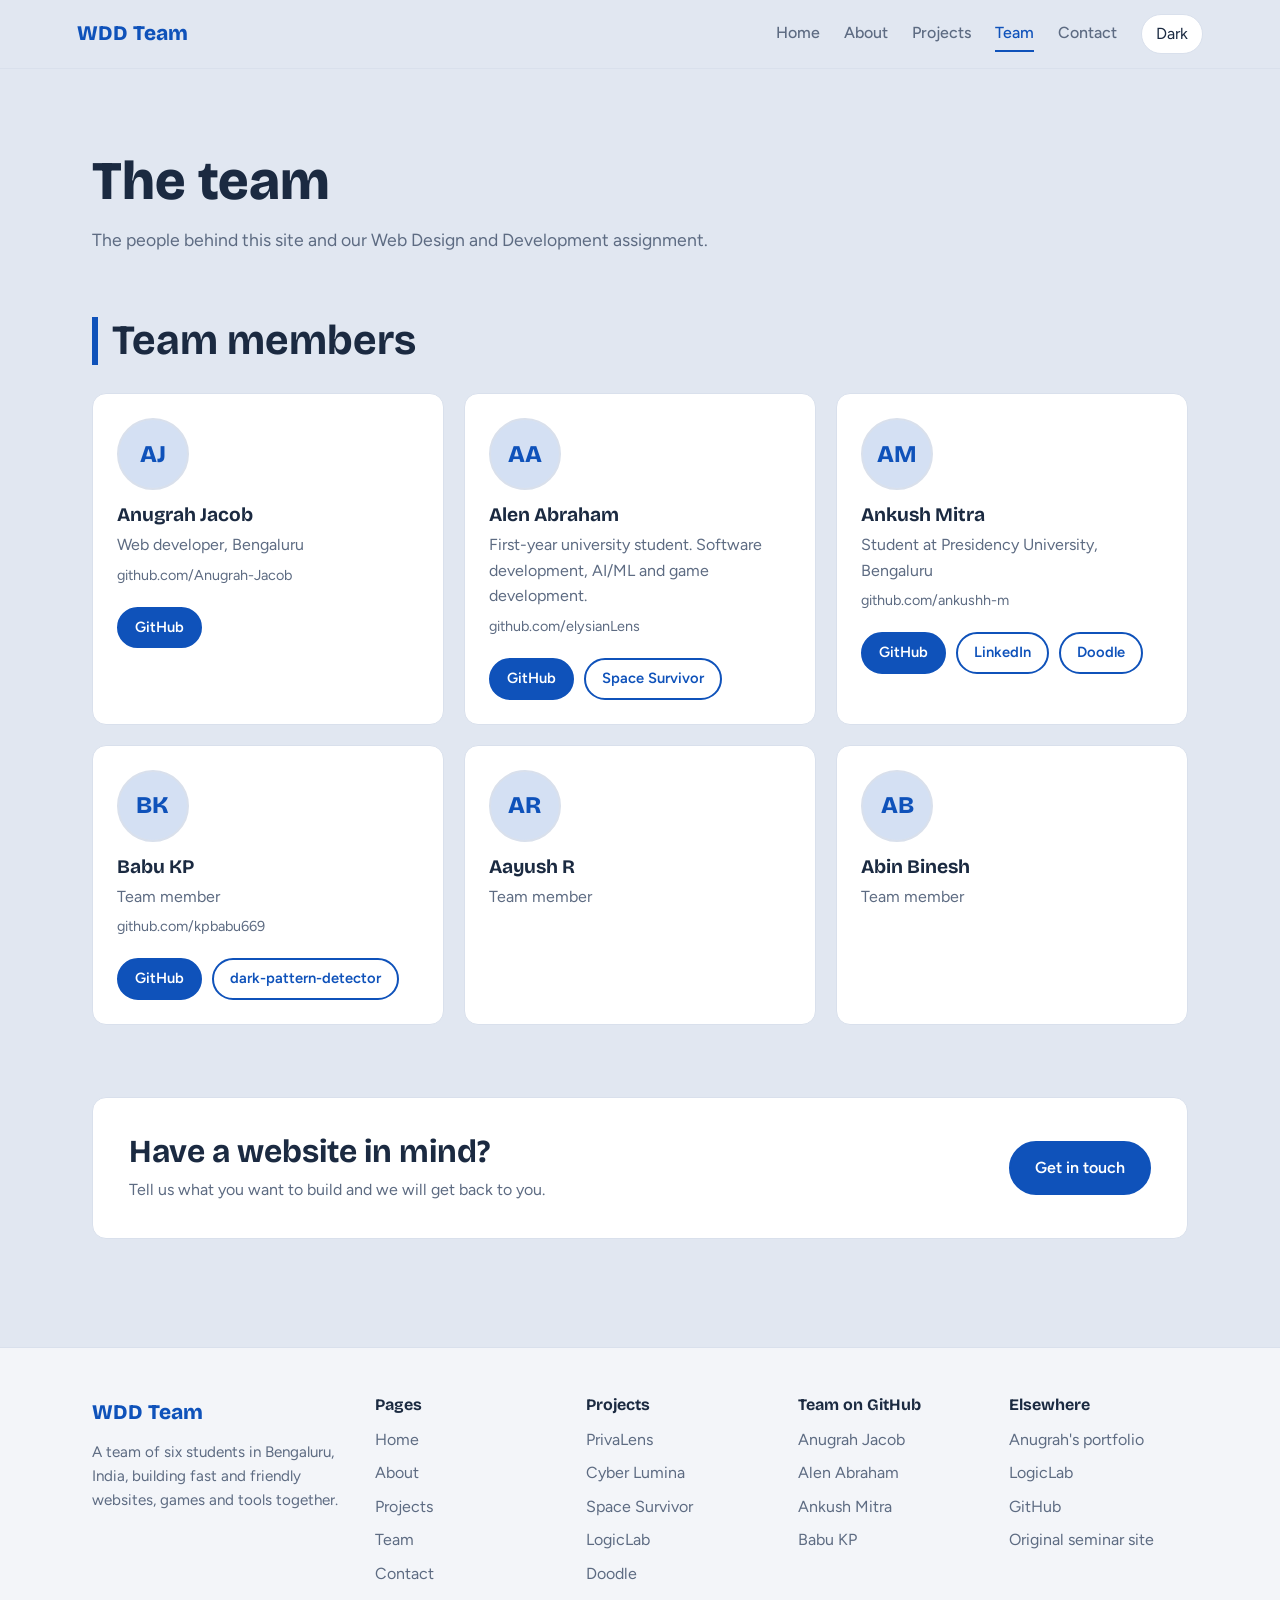
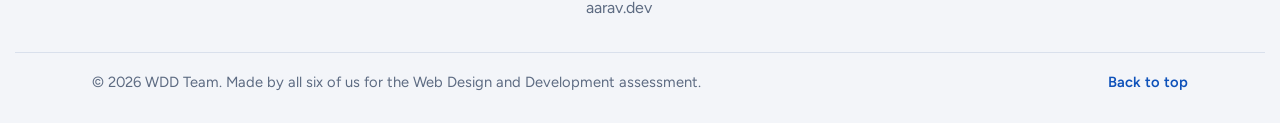
<file: team.html>
<!DOCTYPE html>
<html lang="en">
<head>
  <meta charset="UTF-8">
  <meta name="viewport" content="width=device-width, initial-scale=1">
  <title>Team | WDD Team</title>
  <meta name="description" content="The team behind this Web Design and Development assignment.">
  <link rel="icon" href="data:image/svg+xml,%3Csvg xmlns='http://www.w3.org/2000/svg' viewBox='0 0 64 64'%3E%3Crect width='64' height='64' rx='14' fill='%230f52ba'/%3E%3Ctext x='32' y='43' font-size='30' font-family='sans-serif' font-weight='800' text-anchor='middle' fill='white'%3EWT%3C/text%3E%3C/svg%3E">

  <!-- Google Fonts -->
  <link rel="preconnect" href="https://fonts.googleapis.com">
  <link rel="preconnect" href="https://fonts.gstatic.com" crossorigin>
  <link href="https://fonts.googleapis.com/css2?family=Bricolage+Grotesque:wght@600;800&family=Figtree:wght@400;500;600&display=swap" rel="stylesheet">

  <!-- Apply the saved theme before the page paints -->
  <script>try{document.documentElement.setAttribute("data-theme",localStorage.getItem("theme")||"light")}catch(e){}</script>

  <link rel="stylesheet" href="style.css">
</head>
<body id="top">

  <a class="skip-link" href="#main">Skip to content</a>
  <header class="site-header">
    <a href="index.html" class="logo">WDD Team</a>

    <button class="menu-toggle" id="menuToggle" aria-label="Open menu" aria-expanded="false" aria-controls="nav">Menu</button>

    <nav class="nav" id="nav" aria-label="Main">
      <a href="index.html">Home</a>
      <a href="about.html">About</a>
      <a href="projects.html">Projects</a>
      <a href="team.html" aria-current="page">Team</a>
      <a href="contact.html">Contact</a>
      <button class="theme-toggle" id="themeToggle" aria-label="Switch light or dark theme">Dark</button>
    </nav>
  </header>

  <main id="main">
    <div class="page-head">
      <h1>The team</h1>
      <p>The people behind this site and our Web Design and Development assignment.</p>
    </div>

    <section class="section" aria-labelledby="membersTitle">
      <h2 id="membersTitle">Team members</h2>
      <div class="team-grid">
        <article class="member">
          <div class="avatar" aria-hidden="true">AJ<img src="https://github.com/Anugrah-Jacob.png?size=144" alt="" width="72" height="72" loading="lazy" referrerpolicy="no-referrer"></div>
          <h3>Anugrah Jacob</h3>
          <p class="role">Web developer, Bengaluru</p>
          <span class="handle">github.com/Anugrah-Jacob</span>
          <div class="card-actions">
            <a class="btn btn-primary btn-small" href="https://github.com/Anugrah-Jacob" target="_blank" rel="noopener noreferrer">GitHub</a>
            </div>
        </article>
        <article class="member">
          <div class="avatar" aria-hidden="true">AA<img src="https://github.com/elysianLens.png?size=144" alt="" width="72" height="72" loading="lazy" referrerpolicy="no-referrer"></div>
          <h3>Alen Abraham</h3>
          <p class="role">First-year university student. Software development, AI/ML and game development.</p>
          <span class="handle">github.com/elysianLens</span>
          <div class="card-actions">
            <a class="btn btn-primary btn-small" href="https://github.com/elysianLens" target="_blank" rel="noopener noreferrer">GitHub</a>
            <a class="btn btn-ghost btn-small" href="https://space-survivor-4c65b.web.app/" target="_blank" rel="noopener noreferrer">Space Survivor</a>
            </div>
        </article>
        <article class="member">
          <div class="avatar" aria-hidden="true">AM<img src="https://github.com/ankushh-m.png?size=144" alt="" width="72" height="72" loading="lazy" referrerpolicy="no-referrer"></div>
          <h3>Ankush Mitra</h3>
          <p class="role">Student at Presidency University, Bengaluru</p>
          <span class="handle">github.com/ankushh-m</span>
          <div class="card-actions">
            <a class="btn btn-primary btn-small" href="https://github.com/ankushh-m" target="_blank" rel="noopener noreferrer">GitHub</a>
            <a class="btn btn-ghost btn-small" href="https://linkedin.com/in/ankushh-m" target="_blank" rel="noopener noreferrer">LinkedIn</a>
            <a class="btn btn-ghost btn-small" href="https://github.com/ankushh-m/Doodle" target="_blank" rel="noopener noreferrer">Doodle</a>
            </div>
        </article>
        <article class="member">
          <div class="avatar" aria-hidden="true">BK<img src="https://github.com/kpbabu669.png?size=144" alt="" width="72" height="72" loading="lazy" referrerpolicy="no-referrer"></div>
          <h3>Babu KP</h3>
          <p class="role">Team member</p>
          <span class="handle">github.com/kpbabu669</span>
          <div class="card-actions">
            <a class="btn btn-primary btn-small" href="https://github.com/kpbabu669" target="_blank" rel="noopener noreferrer">GitHub</a>
            <a class="btn btn-ghost btn-small" href="https://github.com/kpbabu669/dark-pattern-detector" target="_blank" rel="noopener noreferrer">dark-pattern-detector</a>
            </div>
        </article>
        <article class="member">
          <div class="avatar" aria-hidden="true">AR</div>
          <h3>Aayush R</h3>
          <p class="role">Team member</p>
          
          
        </article>
        <article class="member">
          <div class="avatar" aria-hidden="true">AB</div>
          <h3>Abin Binesh</h3>
          <p class="role">Team member</p>
          
          
        </article>
      </div>
    </section>

    <section class="cta" aria-labelledby="ctaTitle">
      <div class="cta-inner">
        <div>
          <h2 id="ctaTitle">Have a website in mind?</h2>
          <p>Tell us what you want to build and we will get back to you.</p>
        </div>
        <a href="contact.html" class="btn btn-primary">Get in touch</a>
      </div>
    </section>
  </main>

  <footer class="footer">
    <div class="footer-grid">
      <div class="footer-brand">
        <a href="index.html" class="logo">WDD Team</a>
        <p>A team of six students in Bengaluru, India, building fast and friendly websites, games and tools together.</p>
      </div>
      <nav aria-label="Pages">
        <h2>Pages</h2>
        <ul>
          <li><a href="index.html">Home</a></li>
          <li><a href="about.html">About</a></li>
          <li><a href="projects.html">Projects</a></li>
          <li><a href="team.html">Team</a></li>
          <li><a href="contact.html">Contact</a></li>
        </ul>
      </nav>
      <nav aria-label="Projects">
        <h2>Projects</h2>
        <ul>
          <li><a href="https://privalens.ai.studio/" target="_blank" rel="noopener noreferrer">PrivaLens</a></li>
          <li><a href="https://site-sentinel-api.anugrahjacob.workers.dev/" target="_blank" rel="noopener noreferrer">Cyber Lumina</a></li>
          <li><a href="https://space-survivor-4c65b.web.app/" target="_blank" rel="noopener noreferrer">Space Survivor</a></li>
          <li><a href="https://logiclab.anogre.com/" target="_blank" rel="noopener noreferrer">LogicLab</a></li>
          <li><a href="https://github.com/ankushh-m/Doodle" target="_blank" rel="noopener noreferrer">Doodle</a></li>
          <li><a href="https://ankushh-m.github.io/WDD-Seminar/#home" target="_blank" rel="noopener noreferrer">aarav.dev</a></li>
        </ul>
      </nav>
      <nav aria-label="Team on GitHub">
        <h2>Team on GitHub</h2>
        <ul>
          <li><a href="https://github.com/Anugrah-Jacob" target="_blank" rel="noopener noreferrer">Anugrah Jacob</a></li>
          <li><a href="https://github.com/elysianLens" target="_blank" rel="noopener noreferrer">Alen Abraham</a></li>
          <li><a href="https://github.com/ankushh-m" target="_blank" rel="noopener noreferrer">Ankush Mitra</a></li>
          <li><a href="https://github.com/kpbabu669" target="_blank" rel="noopener noreferrer">Babu KP</a></li>
        </ul>
      </nav>
      <nav aria-label="Elsewhere">
        <h2>Elsewhere</h2>
        <ul>
          <li><a href="https://anugrah.anogre.com/" target="_blank" rel="noopener noreferrer">Anugrah's portfolio</a></li>
          <li><a href="https://logiclab.anogre.com/" target="_blank" rel="noopener noreferrer">LogicLab</a></li>
          <li><a href="https://github.com/Anugrah-Jacob" target="_blank" rel="noopener noreferrer">GitHub</a></li>
          <li><a href="https://ankushh-m.github.io/WDD-Seminar/" target="_blank" rel="noopener noreferrer">Original seminar site</a></li>
        </ul>
      </nav>
    </div>
    <div class="footer-bottom">
      <p>&copy; 2026 WDD Team. Made by all six of us for the Web Design and Development assessment.</p>
      <a href="#top">Back to top</a>
    </div>
  </footer>

  <script src="script.js"></script>
</body>
</html>
</file>
<file: style.css>
/* =====================================================
   1. THEME VARIABLES
   ===================================================== */
:root {
  --bg: #f3f4f6;
  --surface: #ffffff;
  --text: #1b2a41;
  --muted: #5d6b82;
  --border: #d9e0ec;
  --accent: #0f52ba;
  --radius: 14px;
  --page: color-mix(in srgb, var(--accent) 8%, var(--bg));
}

[data-theme="dark"] {
  --bg: #121826;
  --surface: #1c2538;
  --text: #eef2fa;
  --muted: #a3b0c7;
  --border: #2c3850;
  --accent: #5b92f0;
}

/* =====================================================
   2. BASE / RESET
   ===================================================== */
* { box-sizing: border-box; margin: 0; padding: 0; }

html { scroll-behavior: smooth; scroll-padding-top: 80px; }

body {
  font-family: "Figtree", system-ui, sans-serif;
  background: var(--page);
  color: var(--text);
  line-height: 1.6;
  min-height: 100vh;
  display: flex;
  flex-direction: column;
  transition: background 0.4s, color 0.3s;
}
main { flex: 1; }

h1, h2, h3 { font-family: "Bricolage Grotesque", system-ui, sans-serif; line-height: 1.15; }

a { color: inherit; text-decoration: none; }

:focus-visible { outline: 3px solid var(--accent); outline-offset: 3px; }

.skip-link { position: absolute; left: -999px; top: 8px; background: var(--accent); color: #fff; padding: 8px 14px; border-radius: 8px; z-index: 20; }
.skip-link:focus { left: 8px; }

/* =====================================================
   3. HEADER AND NAVIGATION
   ===================================================== */
.site-header {
  position: sticky;
  top: 0;
  z-index: 10;
  display: flex;
  justify-content: space-between;
  align-items: center;
  padding: 14px 6vw;
  background: var(--page);
  border-bottom: 1px solid var(--border);
}

.logo { font-family: "Bricolage Grotesque", sans-serif; font-weight: 800; font-size: 1.3rem; color: var(--accent); }

.nav { display: flex; align-items: center; gap: 24px; }
.nav a { font-weight: 500; color: var(--muted); transition: color 0.2s; padding: 4px 0; border-bottom: 2px solid transparent; }
.nav a:hover { color: var(--accent); }
.nav a[aria-current="page"] { color: var(--accent); border-bottom-color: var(--accent); }

.theme-toggle, .menu-toggle {
  font: inherit;
  padding: 6px 14px;
  border: 1px solid var(--border);
  border-radius: 999px;
  background: var(--surface);
  color: var(--text);
  cursor: pointer;
}

.menu-toggle { display: none; }

/* =====================================================
   4. HERO (home page)
   ===================================================== */
.hero {
  padding: 10vh 6vw 8vh;
  max-width: 1250px;
  margin: 0 auto;
  display: grid;
  grid-template-columns: 1.1fr 0.9fr;
  gap: 50px;
  align-items: center;
  background: radial-gradient(circle at 0% 0%, color-mix(in srgb, var(--accent) 18%, transparent), transparent 60%);
}

.hero h1 { font-size: clamp(2.2rem, 4.5vw, 3.6rem); font-weight: 800; }

.typed { display: block; width: fit-content; min-height: 1.15em; color: var(--accent); border-right: 3px solid var(--accent); padding-right: 4px; animation: blink 0.8s steps(1) infinite; }
@keyframes blink { 50% { border-color: transparent; } }

.hero-text { max-width: 50ch; margin: 20px 0 28px; color: var(--muted); font-size: 1.1rem; }
.hero-actions { display: flex; gap: 14px; flex-wrap: wrap; }

.code-window {
  background: var(--surface);
  border: 1px solid var(--border);
  border-radius: var(--radius);
  box-shadow: 0 16px 32px rgba(0, 0, 0, 0.08);
  overflow: hidden;
  font-family: monospace;
}
.window-header { display: flex; align-items: center; gap: 8px; padding: 12px 16px; background: color-mix(in srgb, var(--border) 30%, var(--surface)); border-bottom: 1px solid var(--border); }
.dot { width: 12px; height: 12px; border-radius: 50%; }
.dot.red { background: #ff5f56; }
.dot.yellow { background: #ffbd2e; }
.dot.green { background: #27c93f; }
.window-title { margin-left: 8px; font-size: 0.85rem; color: var(--muted); }
.code-body { padding: 20px; font-size: 0.85rem; line-height: 1.5; color: var(--text); overflow-x: auto; }
.code-body .keyword { color: #d73a49; }
[data-theme="dark"] .code-body .keyword { color: #ff7b72; }
.code-body .string { color: #032f62; }
[data-theme="dark"] .code-body .string { color: #a5d6ff; }
.code-body .function { color: #6f42c1; }
[data-theme="dark"] .code-body .function { color: #d2a8ff; }

/* =====================================================
   5. BUTTONS
   ===================================================== */
.btn { display: inline-block; font: inherit; font-weight: 600; padding: 12px 24px; border-radius: 999px; border: 2px solid var(--accent); cursor: pointer; transition: transform 0.2s, background 0.2s; }
.btn:hover { transform: translateY(-3px); }
.btn-primary { background: var(--accent); color: #fff; }
[data-theme="dark"] .btn-primary { color: #0b1220; }
.btn-ghost { color: var(--accent); background: transparent; }
.btn-small { padding: 7px 16px; font-size: 0.92rem; }

/* =====================================================
   6. SECTIONS AND PAGE HEADINGS
   ===================================================== */
.section { padding: 8vh 6vw; max-width: 1250px; margin: 0 auto; }
.section h2 { font-size: clamp(1.8rem, 4vw, 2.6rem); margin-bottom: 28px; padding-left: 14px; border-left: 6px solid var(--accent); }
.section-intro { color: var(--muted); max-width: 62ch; margin: -12px 0 28px 20px; }

.page-head { padding: 9vh 6vw 2vh; max-width: 1250px; margin: 0 auto; }
.page-head h1 { font-size: clamp(2.2rem, 5vw, 3.4rem); font-weight: 800; }
.page-head p { color: var(--muted); max-width: 60ch; margin-top: 14px; font-size: 1.1rem; }
.page-head + .section { padding-top: 5vh; }

.section-link { margin-top: 28px; display: flex; gap: 14px; flex-wrap: wrap; }
.facts a { color: var(--accent); text-decoration: underline; }

/* =====================================================
   7. ABOUT PAGE
   ===================================================== */
.about-grid { display: grid; grid-template-columns: 1.1fr 0.9fr; gap: 48px; align-items: start; }
.about-grid p { color: var(--muted); max-width: 58ch; }
.about-grid p + p { margin-top: 16px; }

.facts { list-style: none; display: grid; gap: 14px; background: var(--surface); border: 1px solid var(--border); border-radius: var(--radius); padding: 24px; }
.facts li { display: grid; gap: 2px; }
.facts strong { font-size: 0.9rem; color: var(--muted); font-weight: 600; }
.facts span { font-weight: 600; }

.skill-groups { display: grid; grid-template-columns: repeat(auto-fit, minmax(260px, 1fr)); gap: 20px; }
.skill-group { background: var(--surface); border: 1px solid var(--border); border-radius: var(--radius); padding: 24px; }
.skill-group h3 { font-size: 1.1rem; margin-bottom: 14px; }
.skill-group .tag { margin-bottom: 6px; }

.timeline { list-style: none; display: grid; gap: 18px; border-left: 2px solid var(--border); padding-left: 24px; margin-left: 8px; }
.timeline li { position: relative; }
.timeline li::before { content: ""; position: absolute; left: -31px; top: 8px; width: 12px; height: 12px; border-radius: 50%; background: var(--accent); }
.timeline h3 { font-size: 1.15rem; }
.timeline p { color: var(--muted); }

/* =====================================================
   8. PROJECT FILTERS AND CARDS
   ===================================================== */
.filters { display: flex; gap: 10px; margin-bottom: 24px; flex-wrap: wrap; }
.filter { font: inherit; padding: 8px 18px; border-radius: 999px; border: 1px solid var(--border); background: var(--surface); color: var(--text); cursor: pointer; }
.filter.active { background: var(--accent); border-color: var(--accent); color: #fff; }
[data-theme="dark"] .filter.active { color: #0b1220; }

.cards { display: grid; grid-template-columns: repeat(auto-fit, minmax(260px, 1fr)); gap: 20px; }

.card { display: flex; flex-direction: column; background: var(--surface); border: 1px solid var(--border); border-radius: var(--radius); padding: 24px; transition: transform 0.25s, border-color 0.25s; }
.card:hover { transform: translateY(-6px); border-color: var(--accent); }
.card h3 { margin-bottom: 8px; font-size: 1.25rem; }
.card p { color: var(--muted); margin-bottom: 16px; }
.card .tags { margin-bottom: 18px; }
.card .card-actions { margin-top: auto; display: flex; gap: 10px; flex-wrap: wrap; }
.card.hidden { display: none; }

.tag { display: inline-block; font-size: 0.8rem; font-weight: 600; padding: 3px 10px; border-radius: 999px; border: 1px solid var(--accent); color: var(--accent); margin-right: 4px; }
.filter-empty { color: var(--muted); }

/* Project screenshots */
.card-media { position: relative; aspect-ratio: 1200 / 726; margin: -24px -24px 18px; overflow: hidden; border-radius: var(--radius) var(--radius) 0 0; display: grid; place-items: center; background: color-mix(in srgb, var(--accent) 14%, var(--surface)); border-bottom: 1px solid var(--border); font-family: "Bricolage Grotesque", sans-serif; font-weight: 800; font-size: 3rem; color: var(--accent); }
.card-media img.portrait { object-position: center 20%; }
.card-media img { position: absolute; inset: 0; width: 100%; height: 100%; object-fit: cover; object-position: top left; }

/* =====================================================
   9. TEAM
   ===================================================== */
.team-grid { display: grid; grid-template-columns: repeat(auto-fit, minmax(260px, 1fr)); gap: 20px; }
.member { display: flex; flex-direction: column; gap: 6px; background: var(--surface); border: 1px solid var(--border); border-radius: var(--radius); padding: 24px; transition: border-color 0.25s; }
.member:hover { border-color: var(--accent); }
.member h3 { font-size: 1.2rem; }
.member .role { color: var(--muted); }
.member .handle { color: var(--muted); font-size: 0.9rem; }
.member .card-actions { margin-top: 14px; display: flex; gap: 10px; flex-wrap: wrap; }

.avatar { position: relative; width: 72px; height: 72px; border-radius: 50%; overflow: hidden; display: grid; place-items: center; margin-bottom: 8px; background: color-mix(in srgb, var(--accent) 18%, var(--surface)); border: 2px solid var(--border); font-family: "Bricolage Grotesque", sans-serif; font-weight: 800; font-size: 1.5rem; color: var(--accent); }
.avatar img { position: absolute; inset: 0; width: 100%; height: 100%; object-fit: cover; }

.avatar-row { display: flex; flex-wrap: wrap; gap: 14px; }
.avatar-row a { display: block; border-radius: 50%; transition: transform 0.2s; }
.avatar-row a:hover { transform: translateY(-4px); }
.avatar-row .avatar { margin: 0; width: 60px; height: 60px; font-size: 1.2rem; }

/* =====================================================
   10. CONTACT
   ===================================================== */
.contact-grid { display: grid; grid-template-columns: 1fr 1fr; gap: 48px; align-items: start; }

.form { display: grid; gap: 8px; max-width: 520px; }
.form label { font-weight: 600; margin-top: 8px; }
.form input, .form textarea { font: inherit; padding: 12px 14px; border-radius: 10px; border: 1px solid var(--border); background: var(--surface); color: var(--text); }
.form input.invalid, .form textarea.invalid { border-color: #d93b3b; }
.error { color: #d93b3b; min-height: 1.2em; }
[data-theme="dark"] .error { color: #ff8a8a; }
.form .btn { justify-self: start; margin-top: 12px; }
.form-success { color: var(--accent); font-weight: 600; }

.link-list { list-style: none; display: grid; gap: 12px; }
.link-list a { display: flex; justify-content: space-between; gap: 16px; align-items: center; padding: 14px 18px; background: var(--surface); border: 1px solid var(--border); border-radius: 12px; transition: border-color 0.2s, transform 0.2s; }
.link-list a:hover { border-color: var(--accent); transform: translateX(4px); }
.link-list small { color: var(--muted); }
.link-list strong { display: block; }
.link-heading { font-size: 1.1rem; margin: 28px 0 12px; }
.link-heading:first-child { margin-top: 0; }

/* FAQ accordion */
.faq { display: grid; grid-template-columns: minmax(220px, 1fr) 2.2fr; gap: 48px; align-items: start; }
.faq h2 { margin-bottom: 0; }
.faq-item { border-bottom: 1px solid var(--border); }
.faq-item:first-child { border-top: 1px solid var(--border); }
.faq-item summary { display: flex; justify-content: space-between; align-items: center; gap: 24px; padding: 22px 0; font-size: 1.15rem; font-weight: 600; cursor: pointer; list-style: none; }
.faq-item summary::-webkit-details-marker { display: none; }
.faq-item summary::after { content: "+"; flex: none; font-size: 1.6rem; line-height: 1; font-weight: 500; color: var(--accent); transition: transform 0.25s; }
.faq-item[open] summary::after { transform: rotate(45deg); }
.faq-item p { color: var(--muted); max-width: 60ch; padding: 0 0 22px; }
@media (max-width: 860px) { .faq { grid-template-columns: 1fr; gap: 24px; } }

/* =====================================================
   11. CALL TO ACTION BAND
   ===================================================== */
.cta { max-width: 1250px; margin: 0 auto 8vh; padding: 0 6vw; }
.cta-inner { display: flex; justify-content: space-between; align-items: center; gap: 24px; flex-wrap: wrap; padding: 36px; border-radius: var(--radius); background: var(--surface); border: 1px solid var(--border); }
.cta-inner h2 { font-size: clamp(1.4rem, 3vw, 2rem); }
.cta-inner p { color: var(--muted); margin-top: 6px; }

/* =====================================================
   12. FOOTER
   ===================================================== */
.footer { margin-top: 4vh; border-top: 1px solid var(--border); background: color-mix(in srgb, var(--surface) 60%, var(--page)); }
.footer-grid { max-width: 1250px; margin: 0 auto; padding: 48px 6vw 32px; display: grid; grid-template-columns: 1.4fr repeat(4, 1fr); gap: 32px; }
.footer h2 { font-size: 1rem; margin-bottom: 12px; }
.footer-brand p { color: var(--muted); max-width: 34ch; margin-top: 10px; font-size: 0.95rem; }
.footer ul { list-style: none; display: grid; gap: 8px; }
.footer ul a { color: var(--muted); transition: color 0.2s; }
.footer ul a:hover { color: var(--accent); text-decoration: underline; }
.footer-bottom { max-width: 1250px; margin: 0 auto; padding: 18px 6vw 28px; border-top: 1px solid var(--border); display: flex; justify-content: space-between; gap: 12px; flex-wrap: wrap; color: var(--muted); font-size: 0.92rem; }
.footer-bottom a { color: var(--accent); font-weight: 600; }

/* =====================================================
   13. RESPONSIVE
   ===================================================== */
@media (max-width: 960px) {
  .footer-grid { grid-template-columns: 1fr 1fr; }
  .footer-brand { grid-column: 1 / -1; }
}

@media (max-width: 860px) {
  .hero { grid-template-columns: 1fr; gap: 30px; }
  .menu-toggle { display: block; }
  .nav { display: none; position: absolute; top: 100%; left: 0; right: 0; flex-direction: column; align-items: flex-start; padding: 20px 6vw; background: var(--page); border-bottom: 1px solid var(--border); }
  .nav.open { display: flex; }
  .about-grid, .contact-grid { grid-template-columns: 1fr; }
}

@media (max-width: 480px) {
  .footer-grid { grid-template-columns: 1fr; }
}

@media (prefers-reduced-motion: reduce) {
  * { animation: none !important; transition: none !important; scroll-behavior: auto !important; }
}
</file>
